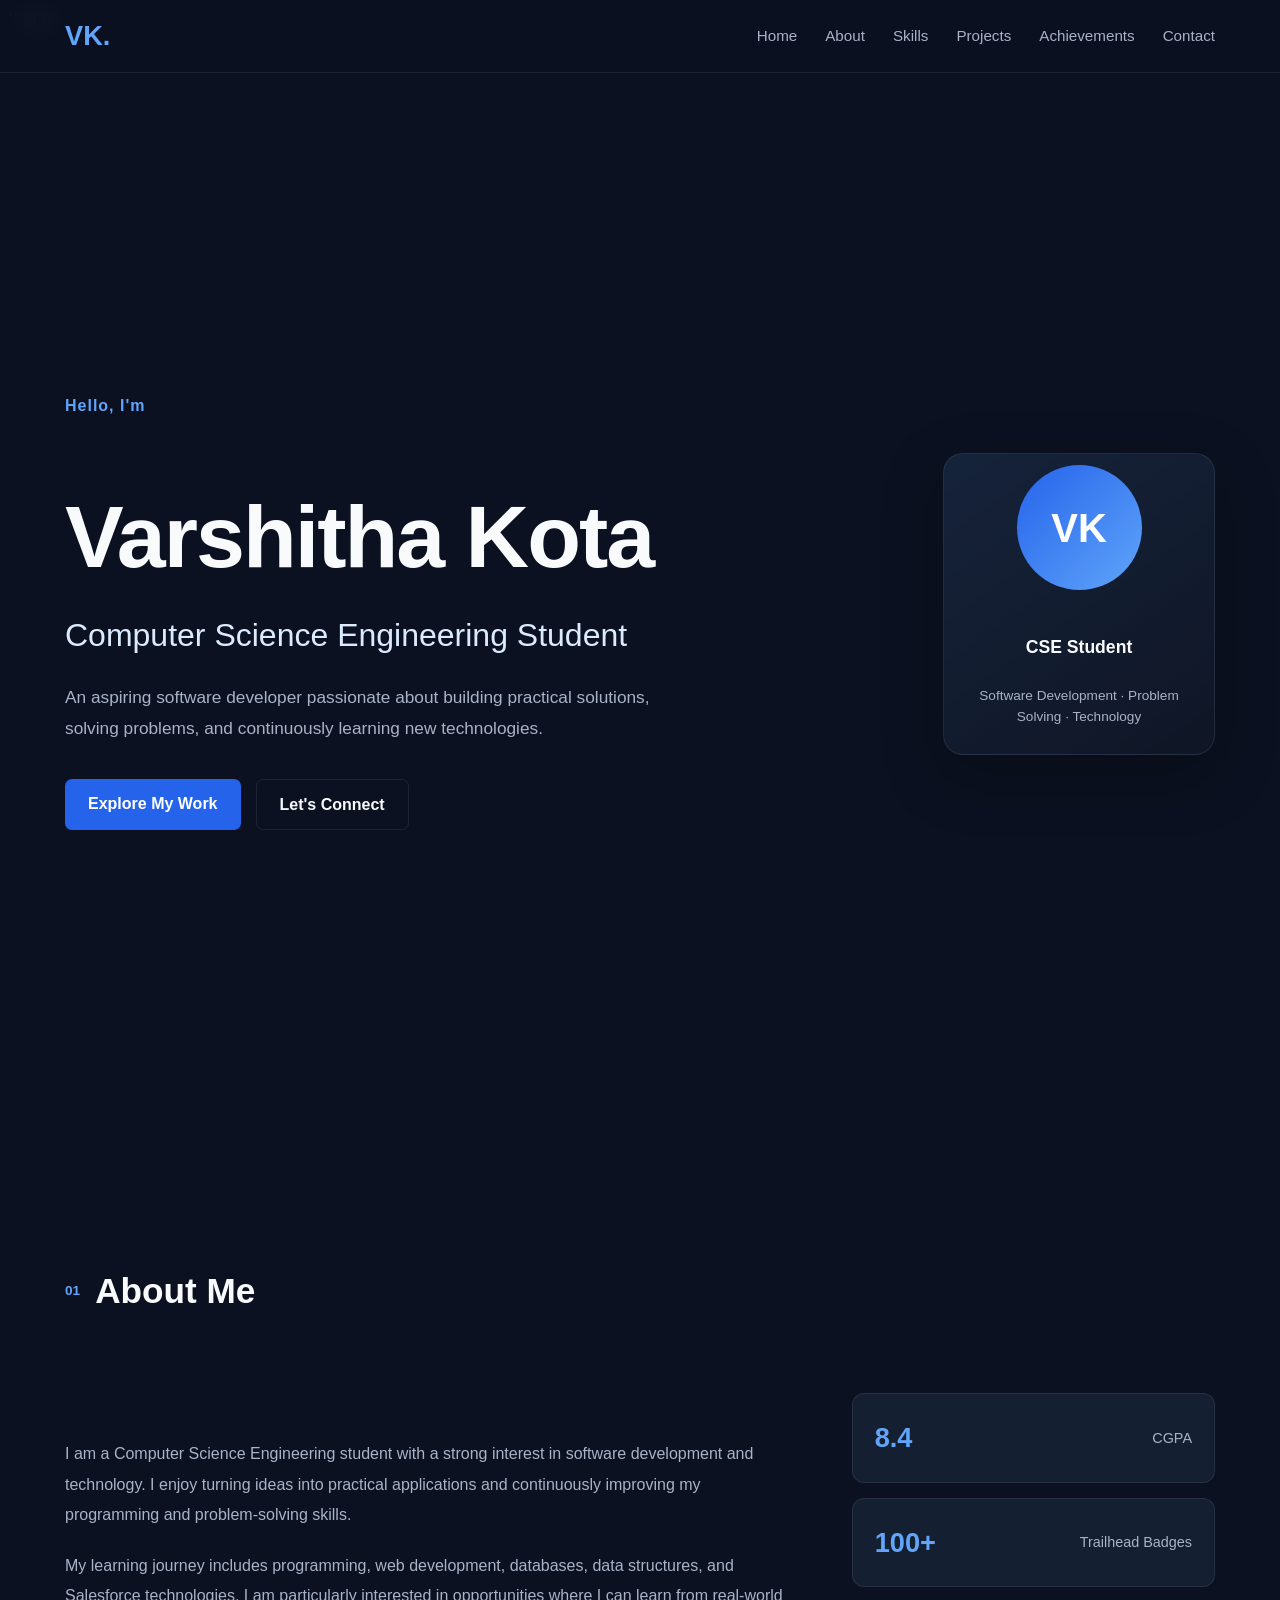
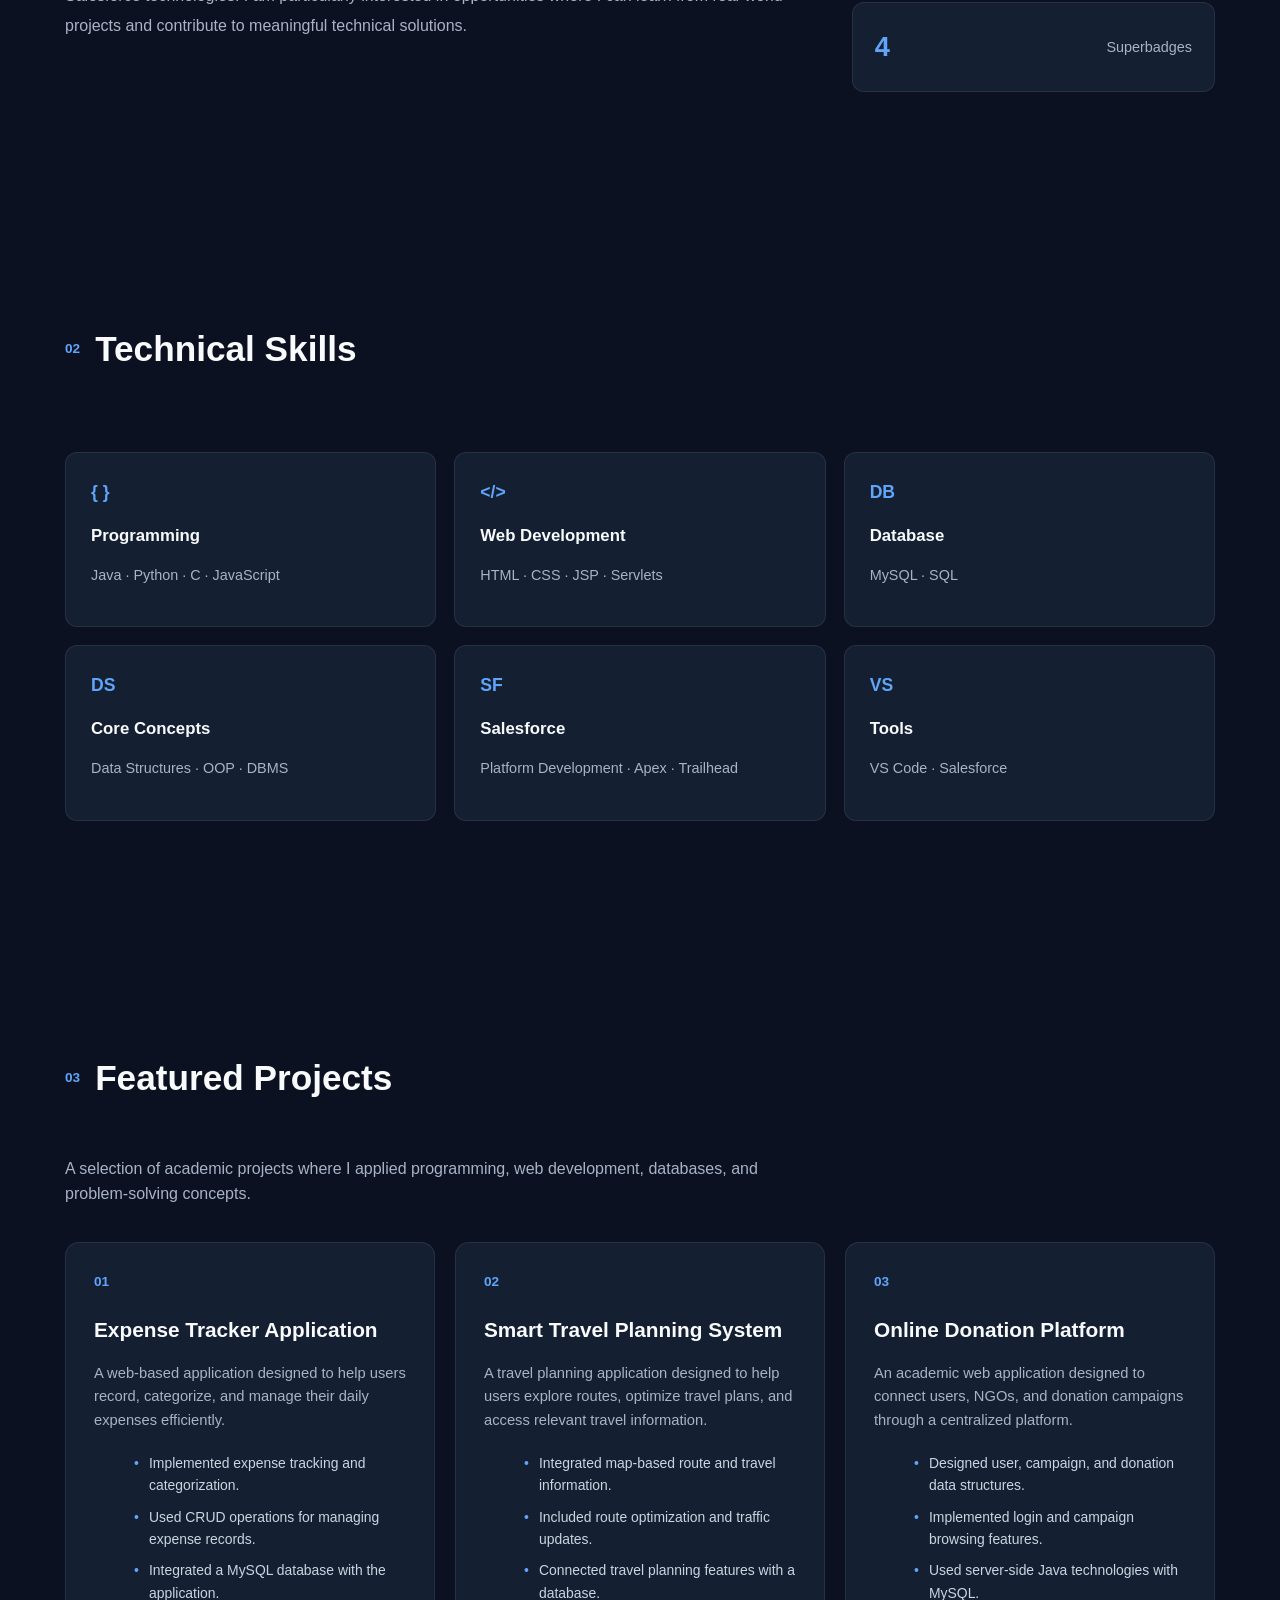
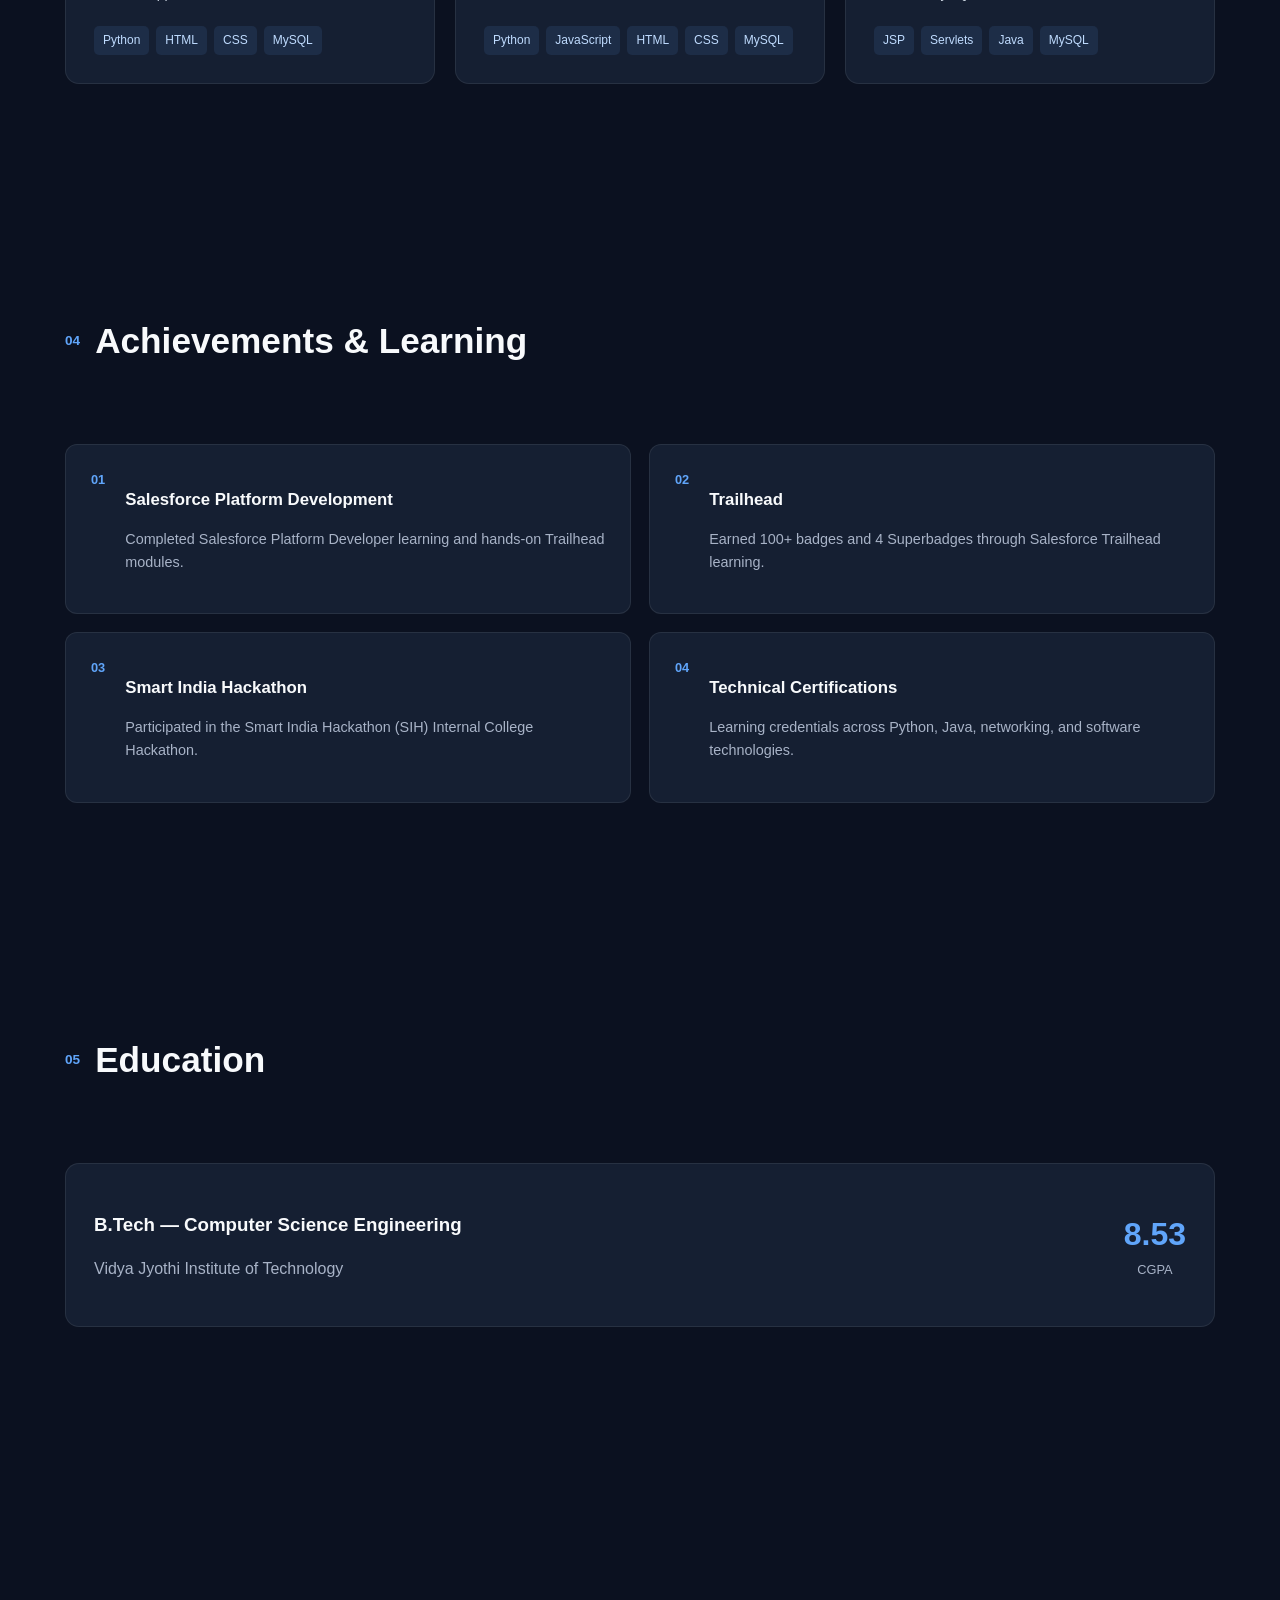
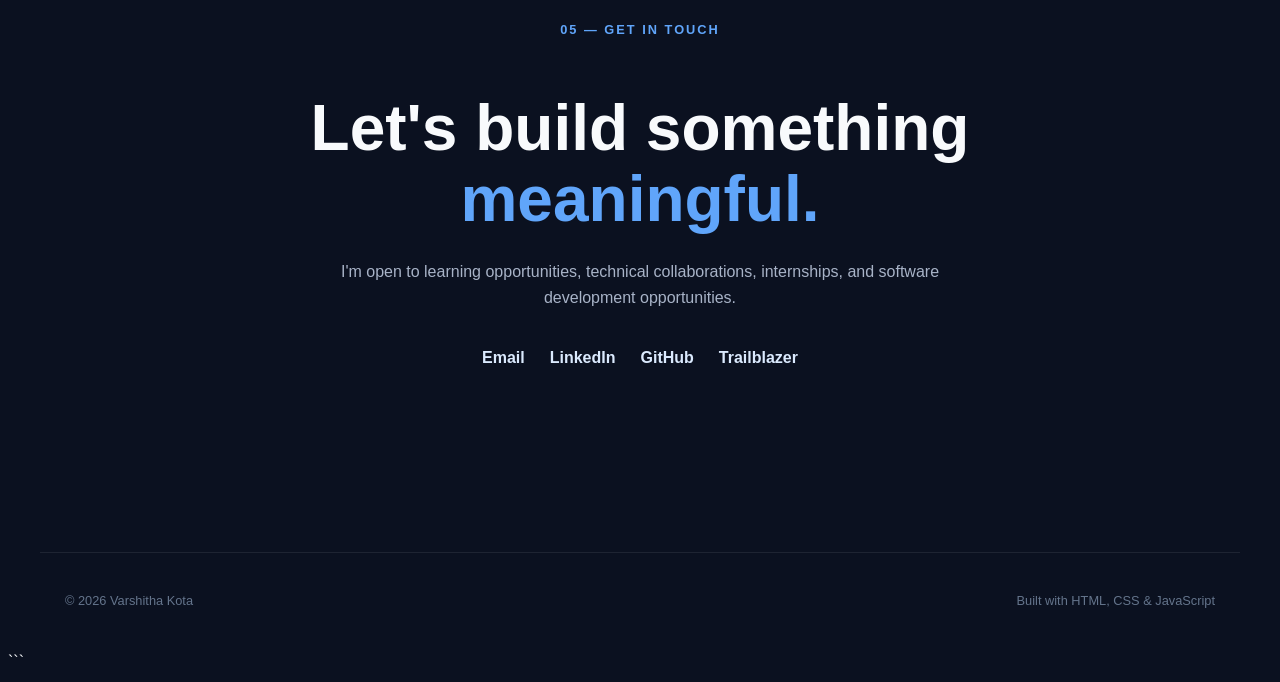
<file: index.html>
```html
<!DOCTYPE html>
<html lang="en">
<head>
    <meta charset="UTF-8">
    <meta name="viewport" content="width=device-width, initial-scale=1.0">

    <title>Varshitha Kota | Software Developer Portfolio</title>

    <meta name="description"
          content="Portfolio of Varshitha Kota, a Computer Science Engineering student interested in software development, problem solving and emerging technologies.">

    <link rel="stylesheet" href="style.css">
</head>

<body>

    <!-- Navigation -->
    <header>
        <nav class="navbar">
            <a href="#home" class="logo">VK.</a>

            <ul class="nav-links">
                <li><a href="#home">Home</a></li>
                <li><a href="#about">About</a></li>
                <li><a href="#skills">Skills</a></li>
                <li><a href="#projects">Projects</a></li>
                <li><a href="#achievements">Achievements</a></li>
                <li><a href="#contact">Contact</a></li>
            </ul>
        </nav>
    </header>


    <!-- Hero Section -->
    <main>

        <section id="home" class="hero">

            <div class="hero-content">

                <p class="greeting">Hello, I'm</p>

                <h1>Varshitha Kota</h1>

                <h2>
                    Computer Science Engineering Student
                </h2>

                <p class="hero-description">
                    An aspiring software developer passionate about building
                    practical solutions, solving problems, and continuously
                    learning new technologies.
                </p>

                <div class="hero-buttons">
                    <a href="#projects" class="btn primary-btn">
                        Explore My Work
                    </a>

                    <a href="#contact" class="btn secondary-btn">
                        Let's Connect
                    </a>
                </div>

            </div>

            <div class="hero-card">

                <div class="profile-circle">
                    VK
                </div>

                <p class="card-title">CSE Student</p>

                <p class="card-subtitle">
                    Software Development · Problem Solving · Technology
                </p>

            </div>

        </section>


        <!-- About Section -->
        <section id="about" class="section">

            <div class="section-heading">
                <span>01</span>
                <h2>About Me</h2>
            </div>

            <div class="about-grid">

                <div class="about-text">

                    <p>
                        I am a Computer Science Engineering student with a strong
                        interest in software development and technology. I enjoy
                        turning ideas into practical applications and continuously
                        improving my programming and problem-solving skills.
                    </p>

                    <p>
                        My learning journey includes programming, web development,
                        databases, data structures, and Salesforce technologies.
                        I am particularly interested in opportunities where I can
                        learn from real-world projects and contribute to meaningful
                        technical solutions.
                    </p>

                </div>

                <div class="about-highlights">

                    <div class="highlight">
                        <strong>8.4</strong>
                        <span>CGPA</span>
                    </div>

                    <div class="highlight">
                        <strong>100+</strong>
                        <span>Trailhead Badges</span>
                    </div>

                    <div class="highlight">
                        <strong>4</strong>
                        <span>Superbadges</span>
                    </div>

                </div>

            </div>

        </section>


        <!-- Skills Section -->
        <section id="skills" class="section">

            <div class="section-heading">
                <span>02</span>
                <h2>Technical Skills</h2>
            </div>

            <div class="skills-grid">

                <div class="skill-card">
                    <div class="skill-icon">{ }</div>
                    <h3>Programming</h3>
                    <p>
                        Java · Python · C · JavaScript
                    </p>
                </div>

                <div class="skill-card">
                    <div class="skill-icon">&lt;/&gt;</div>
                    <h3>Web Development</h3>
                    <p>
                        HTML · CSS · JSP · Servlets
                    </p>
                </div>

                <div class="skill-card">
                    <div class="skill-icon">DB</div>
                    <h3>Database</h3>
                    <p>
                        MySQL · SQL
                    </p>
                </div>

                <div class="skill-card">
                    <div class="skill-icon">DS</div>
                    <h3>Core Concepts</h3>
                    <p>
                        Data Structures · OOP · DBMS
                    </p>
                </div>

                <div class="skill-card">
                    <div class="skill-icon">SF</div>
                    <h3>Salesforce</h3>
                    <p>
                        Platform Development · Apex · Trailhead
                    </p>
                </div>

                <div class="skill-card">
                    <div class="skill-icon">VS</div>
                    <h3>Tools</h3>
                    <p>
                        VS Code · Salesforce
                    </p>
                </div>

            </div>

        </section>


        <!-- Projects Section -->
        <section id="projects" class="section">

            <div class="section-heading">
                <span>03</span>
                <h2>Featured Projects</h2>
            </div>

            <p class="section-intro">
                A selection of academic projects where I applied programming,
                web development, databases, and problem-solving concepts.
            </p>

            <div class="projects-grid">


                <!-- Project 1 -->
                <article class="project-card">

                    <div class="project-number">
                        01
                    </div>

                    <h3>Expense Tracker Application</h3>

                    <p>
                        A web-based application designed to help users record,
                        categorize, and manage their daily expenses efficiently.
                    </p>

                    <ul>
                        <li>Implemented expense tracking and categorization.</li>
                        <li>Used CRUD operations for managing expense records.</li>
                        <li>Integrated a MySQL database with the application.</li>
                    </ul>

                    <div class="project-tags">
                        <span>Python</span>
                        <span>HTML</span>
                        <span>CSS</span>
                        <span>MySQL</span>
                    </div>

                </article>


                <!-- Project 2 -->
                <article class="project-card">

                    <div class="project-number">
                        02
                    </div>

                    <h3>Smart Travel Planning System</h3>

                    <p>
                        A travel planning application designed to help users
                        explore routes, optimize travel plans, and access
                        relevant travel information.
                    </p>

                    <ul>
                        <li>Integrated map-based route and travel information.</li>
                        <li>Included route optimization and traffic updates.</li>
                        <li>Connected travel planning features with a database.</li>
                    </ul>

                    <div class="project-tags">
                        <span>Python</span>
                        <span>JavaScript</span>
                        <span>HTML</span>
                        <span>CSS</span>
                        <span>MySQL</span>
                    </div>

                </article>


                <!-- Project 3 -->
                <article class="project-card">

                    <div class="project-number">
                        03
                    </div>

                    <h3>Online Donation Platform</h3>

                    <p>
                        An academic web application designed to connect users,
                        NGOs, and donation campaigns through a centralized
                        platform.
                    </p>

                    <ul>
                        <li>Designed user, campaign, and donation data structures.</li>
                        <li>Implemented login and campaign browsing features.</li>
                        <li>Used server-side Java technologies with MySQL.</li>
                    </ul>

                    <div class="project-tags">
                        <span>JSP</span>
                        <span>Servlets</span>
                        <span>Java</span>
                        <span>MySQL</span>
                    </div>

                </article>

            </div>

        </section>


        <!-- Achievements Section -->
        <section id="achievements" class="section">

            <div class="section-heading">
                <span>04</span>
                <h2>Achievements & Learning</h2>
            </div>

            <div class="achievement-grid">

                <div class="achievement-card">

                    <span class="achievement-icon">01</span>

                    <div>
                        <h3>Salesforce Platform Development</h3>
                        <p>
                            Completed Salesforce Platform Developer learning
                            and hands-on Trailhead modules.
                        </p>
                    </div>

                </div>


                <div class="achievement-card">

                    <span class="achievement-icon">02</span>

                    <div>
                        <h3>Trailhead</h3>
                        <p>
                            Earned 100+ badges and 4 Superbadges through
                            Salesforce Trailhead learning.
                        </p>
                    </div>

                </div>


                <div class="achievement-card">

                    <span class="achievement-icon">03</span>

                    <div>
                        <h3>Smart India Hackathon</h3>
                        <p>
                            Participated in the Smart India Hackathon (SIH)
                            Internal College Hackathon.
                        </p>
                    </div>

                </div>


                <div class="achievement-card">

                    <span class="achievement-icon">04</span>

                    <div>
                        <h3>Technical Certifications</h3>
                        <p>
                            Learning credentials across Python, Java,
                            networking, and software technologies.
                        </p>
                    </div>

                </div>

            </div>

        </section>


        <!-- Education Section -->
        <section id="education" class="section">

            <div class="section-heading">
                <span>05</span>
                <h2>Education</h2>
            </div>

            <div class="education-card">

                <div>
                    <h3>B.Tech — Computer Science Engineering</h3>
                    <p>
                        Vidya Jyothi Institute of Technology
                    </p>
                </div>

                <div class="education-score">
                    <strong>8.53</strong>
                    <span>CGPA</span>
                </div>

            </div>

        </section>


        <!-- Contact Section -->
        <section id="contact" class="contact-section">

            <p class="contact-label">05 — GET IN TOUCH</p>

            <h2>
                Let's build something
                <span>meaningful.</span>
            </h2>

            <p>
                I'm open to learning opportunities, technical collaborations,
                internships, and software development opportunities.
            </p>

            <div class="contact-links">

                <a href="mailto:varshithakota9848@gmail.com">
                    Email
                </a>

                <a
                    href="https://www.linkedin.com/in/varshitha-kota-92069832a/"
                    target="_blank"
                    rel="noopener noreferrer">
                    LinkedIn
                </a>

                <a
                    href="https://github.com/Varshitha-Kota"
                    target="_blank"
                    rel="noopener noreferrer">
                    GitHub
                </a>

                <a
                    href="https://www.salesforce.com/trailblazer/d759yy7muoc7et0zp9"
                    target="_blank"
                    rel="noopener noreferrer">
                    Trailblazer
                </a>

            </div>

        </section>

    </main>


    <!-- Footer -->
    <footer>

        <p>
            © 2026 Varshitha Kota
        </p>

        <p>
            Built with HTML, CSS & JavaScript
        </p>

    </footer>


    <script src="script.js"></script>

</body>
</html>
```
</file>
<file: style.css>
```css
/* =========================
   Global Styles
========================= */

* {
    margin: 0;
    padding: 0;
    box-sizing: border-box;
    scroll-behavior: smooth;
}

:root {
    --background: #0b1120;
    --background-light: #111827;
    --card: #151f32;
    --text: #f8fafc;
    --text-light: #a8b3c7;
    --accent: #60a5fa;
    --accent-dark: #2563eb;
    --border: rgba(255, 255, 255, 0.08);
}

body {
    font-family: "Segoe UI", Arial, sans-serif;
    background: var(--background);
    color: var(--text);
    line-height: 1.6;
}

a {
    text-decoration: none;
    color: inherit;
}

ul {
    list-style: none;
}


/* =========================
   Navigation
========================= */

header {
    position: fixed;
    top: 0;
    left: 0;
    width: 100%;
    z-index: 1000;
    background: rgba(11, 17, 32, 0.88);
    backdrop-filter: blur(12px);
    border-bottom: 1px solid var(--border);
}

.navbar {
    max-width: 1150px;
    margin: auto;
    height: 72px;
    padding: 0 25px;

    display: flex;
    align-items: center;
    justify-content: space-between;
}

.logo {
    font-size: 1.7rem;
    font-weight: 800;
    color: var(--accent);
}

.nav-links {
    display: flex;
    gap: 28px;
}

.nav-links a {
    color: var(--text-light);
    font-size: 0.95rem;
    transition: 0.3s;
}

.nav-links a:hover {
    color: var(--accent);
}


/* =========================
   Hero
========================= */

.hero {
    min-height: 100vh;
    max-width: 1150px;
    margin: auto;
    padding: 120px 25px 80px;

    display: flex;
    align-items: center;
    justify-content: space-between;
    gap: 70px;
}

.hero-content {
    max-width: 700px;
}

.greeting {
    color: var(--accent);
    font-size: 1rem;
    font-weight: 600;
    margin-bottom: 10px;
    letter-spacing: 1px;
}

.hero h1 {
    font-size: clamp(3rem, 7vw, 5.5rem);
    line-height: 1.05;
    margin-bottom: 18px;
    letter-spacing: -2px;
}

.hero h2 {
    font-size: clamp(1.3rem, 3vw, 2rem);
    font-weight: 500;
    color: #dbeafe;
    margin-bottom: 20px;
}

.hero-description {
    color: var(--text-light);
    max-width: 620px;
    font-size: 1.08rem;
    line-height: 1.8;
}

.hero-buttons {
    display: flex;
    gap: 15px;
    margin-top: 35px;
    flex-wrap: wrap;
}

.btn {
    padding: 12px 23px;
    border-radius: 7px;
    font-weight: 600;
    transition: 0.3s;
}

.primary-btn {
    background: var(--accent-dark);
    color: white;
}

.primary-btn:hover {
    transform: translateY(-3px);
    background: #3b82f6;
}

.secondary-btn {
    border: 1px solid var(--border);
    color: var(--text);
}

.secondary-btn:hover {
    border-color: var(--accent);
    color: var(--accent);
}


/* =========================
   Hero Card
========================= */

.hero-card {
    width: 270px;
    min-width: 270px;
    height: 300px;

    border: 1px solid var(--border);
    background: linear-gradient(
        145deg,
        rgba(96, 165, 250, 0.12),
        rgba(17, 24, 39, 0.8)
    );

    border-radius: 20px;

    display: flex;
    flex-direction: column;
    align-items: center;
    justify-content: center;

    box-shadow: 0 20px 60px rgba(0, 0, 0, 0.25);
}

.profile-circle {
    width: 125px;
    height: 125px;

    border-radius: 50%;

    display: flex;
    align-items: center;
    justify-content: center;

    font-size: 2.5rem;
    font-weight: 800;

    color: white;
    background: linear-gradient(
        135deg,
        #2563eb,
        #60a5fa
    );

    margin-bottom: 25px;
}

.card-title {
    font-size: 1.1rem;
    font-weight: 700;
}

.card-subtitle {
    color: var(--text-light);
    font-size: 0.85rem;
    text-align: center;
    padding: 0 20px;
    margin-top: 6px;
}


/* =========================
   Sections
========================= */

.section {
    max-width: 1150px;
    margin: auto;
    padding: 100px 25px;
}

.section-heading {
    display: flex;
    align-items: center;
    gap: 15px;
    margin-bottom: 45px;
}

.section-heading span {
    color: var(--accent);
    font-size: 0.85rem;
    font-weight: 700;
}

.section-heading h2 {
    font-size: 2.2rem;
}


/* =========================
   About
========================= */

.about-grid {
    display: grid;
    grid-template-columns: 2fr 1fr;
    gap: 60px;
    align-items: center;
}

.about-text p {
    color: var(--text-light);
    margin-bottom: 20px;
    font-size: 1rem;
    line-height: 1.9;
}

.about-highlights {
    display: grid;
    grid-template-columns: 1fr;
    gap: 15px;
}

.highlight {
    background: var(--card);
    border: 1px solid var(--border);
    border-radius: 12px;
    padding: 22px;

    display: flex;
    align-items: center;
    justify-content: space-between;
}

.highlight strong {
    color: var(--accent);
    font-size: 1.7rem;
}

.highlight span {
    color: var(--text-light);
    font-size: 0.9rem;
}


/* =========================
   Skills
========================= */

.skills-grid {
    display: grid;
    grid-template-columns: repeat(3, 1fr);
    gap: 18px;
}

.skill-card {
    background: var(--card);
    border: 1px solid var(--border);
    border-radius: 12px;
    padding: 25px;

    transition: 0.3s;
}

.skill-card:hover {
    transform: translateY(-5px);
    border-color: rgba(96, 165, 250, 0.45);
}

.skill-icon {
    color: var(--accent);
    font-weight: 800;
    font-size: 1.1rem;
    margin-bottom: 15px;
}

.skill-card h3 {
    margin-bottom: 8px;
    font-size: 1.05rem;
}

.skill-card p {
    color: var(--text-light);
    font-size: 0.9rem;
}


/* =========================
   Projects
========================= */

.section-intro {
    color: var(--text-light);
    max-width: 700px;
    margin-top: -25px;
    margin-bottom: 35px;
}

.projects-grid {
    display: grid;
    grid-template-columns: repeat(3, 1fr);
    gap: 20px;
}

.project-card {
    background: var(--card);
    border: 1px solid var(--border);
    border-radius: 14px;
    padding: 28px;

    transition: 0.3s;
}

.project-card:hover {
    transform: translateY(-6px);
    border-color: rgba(96, 165, 250, 0.45);
}

.project-number {
    color: var(--accent);
    font-size: 0.85rem;
    font-weight: 700;
    margin-bottom: 18px;
}

.project-card h3 {
    font-size: 1.3rem;
    margin-bottom: 15px;
}

.project-card > p {
    color: var(--text-light);
    font-size: 0.92rem;
    margin-bottom: 20px;
}

.project-card ul {
    margin-bottom: 22px;
}

.project-card li {
    color: #cbd5e1;
    font-size: 0.87rem;
    margin-bottom: 9px;
    padding-left: 15px;
    position: relative;
}

.project-card li::before {
    content: "•";
    color: var(--accent);
    position: absolute;
    left: 0;
}

.project-tags {
    display: flex;
    flex-wrap: wrap;
    gap: 7px;
}

.project-tags span {
    background: rgba(96, 165, 250, 0.1);
    color: #bfdbfe;
    padding: 5px 9px;
    border-radius: 5px;
    font-size: 0.75rem;
}


/* =========================
   Achievements
========================= */

.achievement-grid {
    display: grid;
    grid-template-columns: repeat(2, 1fr);
    gap: 18px;
}

.achievement-card {
    display: flex;
    gap: 20px;
    align-items: flex-start;

    background: var(--card);
    border: 1px solid var(--border);
    border-radius: 12px;
    padding: 25px;
}

.achievement-icon {
    color: var(--accent);
    font-weight: 700;
    font-size: 0.8rem;
}

.achievement-card h3 {
    margin-bottom: 7px;
    font-size: 1.05rem;
}

.achievement-card p {
    color: var(--text-light);
    font-size: 0.9rem;
}


/* =========================
   Education
========================= */

.education-card {
    background: var(--card);
    border: 1px solid var(--border);
    border-radius: 14px;
    padding: 28px;

    display: flex;
    align-items: center;
    justify-content: space-between;
}

.education-card h3 {
    margin-bottom: 7px;
}

.education-card p {
    color: var(--text-light);
}

.education-score {
    text-align: center;
}

.education-score strong {
    display: block;
    color: var(--accent);
    font-size: 2rem;
}

.education-score span {
    color: var(--text-light);
    font-size: 0.8rem;
}


/* =========================
   Contact
========================= */

.contact-section {
    max-width: 950px;
    margin: 80px auto;
    padding: 100px 25px;

    text-align: center;
}

.contact-label {
    color: var(--accent);
    font-size: 0.8rem;
    font-weight: 700;
    letter-spacing: 2px;
    margin-bottom: 20px;
}

.contact-section h2 {
    font-size: clamp(2.3rem, 6vw, 4rem);
    line-height: 1.1;
    margin-bottom: 25px;
}

.contact-section h2 span {
    color: var(--accent);
}

.contact-section > p:not(.contact-label) {
    max-width: 650px;
    margin: auto;
    color: var(--text-light);
}

.contact-links {
    display: flex;
    justify-content: center;
    flex-wrap: wrap;
    gap: 25px;
    margin-top: 35px;
}

.contact-links a {
    color: #dbeafe;
    font-weight: 600;
    border-bottom: 1px solid transparent;
    transition: 0.3s;
}

.contact-links a:hover {
    color: var(--accent);
    border-bottom-color: var(--accent);
}


/* =========================
   Footer
========================= */

footer {
    border-top: 1px solid var(--border);

    max-width: 1150px;
    margin: auto;
    padding: 25px;

    display: flex;
    justify-content: space-between;
    gap: 20px;

    color: #64748b;
    font-size: 0.8rem;
}


/* =========================
   Responsive Design
========================= */

@media (max-width: 900px) {

    .nav-links {
        gap: 15px;
    }

    .hero {
        flex-direction: column;
        align-items: flex-start;
        justify-content: center;
    }

    .hero-card {
        display: none;
    }

    .skills-grid,
    .projects-grid {
        grid-template-columns: repeat(2, 1fr);
    }

    .about-grid {
        grid-template-columns: 1fr;
    }
}


@media (max-width: 650px) {

    .navbar {
        height: auto;
        padding: 18px 20px;
        align-items: flex-start;
    }

    .nav-links {
        display: none;
    }

    .hero {
        padding: 130px 20px 70px;
    }

    .hero h1 {
        font-size: 3.2rem;
    }

    .section {
        padding: 75px 20px;
    }

    .skills-grid,
    .projects-grid,
    .achievement-grid {
        grid-template-columns: 1fr;
    }

    .education-card {
        flex-direction: column;
        align-items: flex-start;
        gap: 20px;
    }

    .education-score {
        text-align: left;
    }

    footer {
        flex-direction: column;
        padding: 25px 20px;
    }
}
```
</file>
